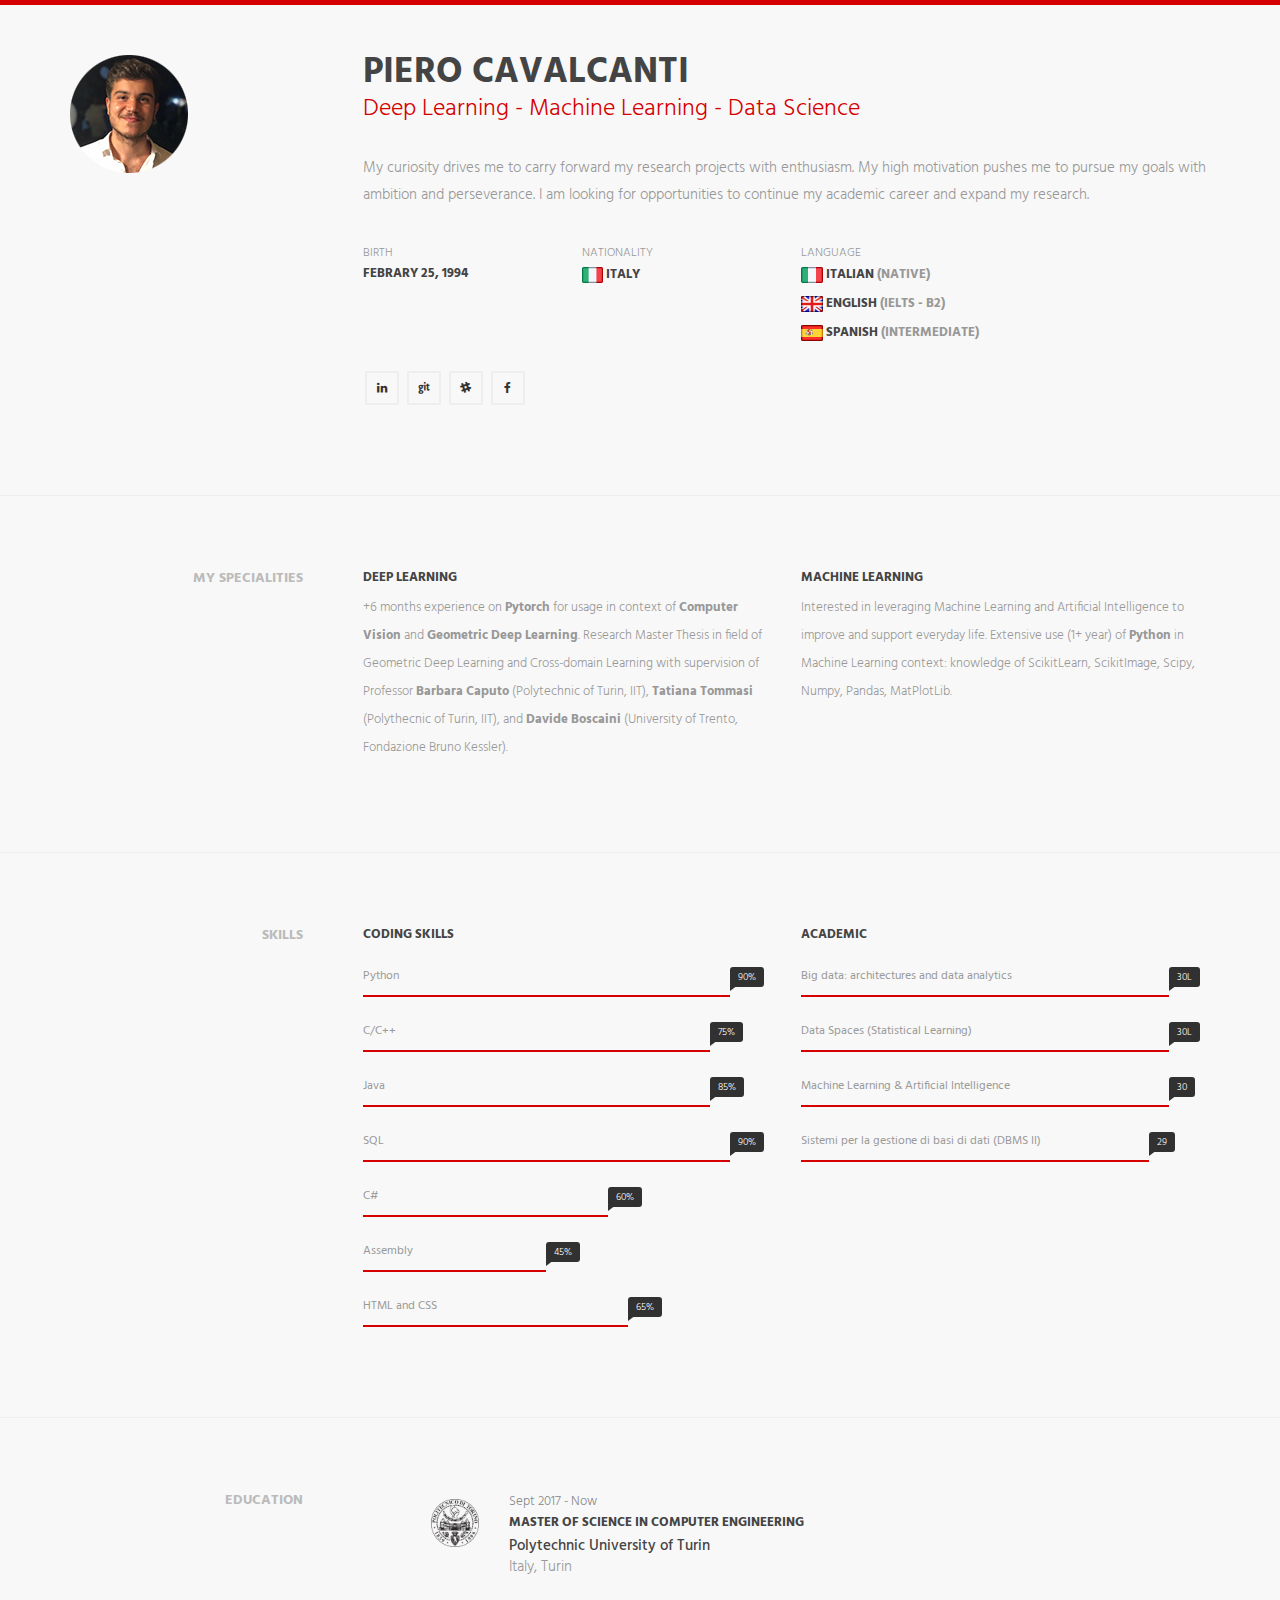
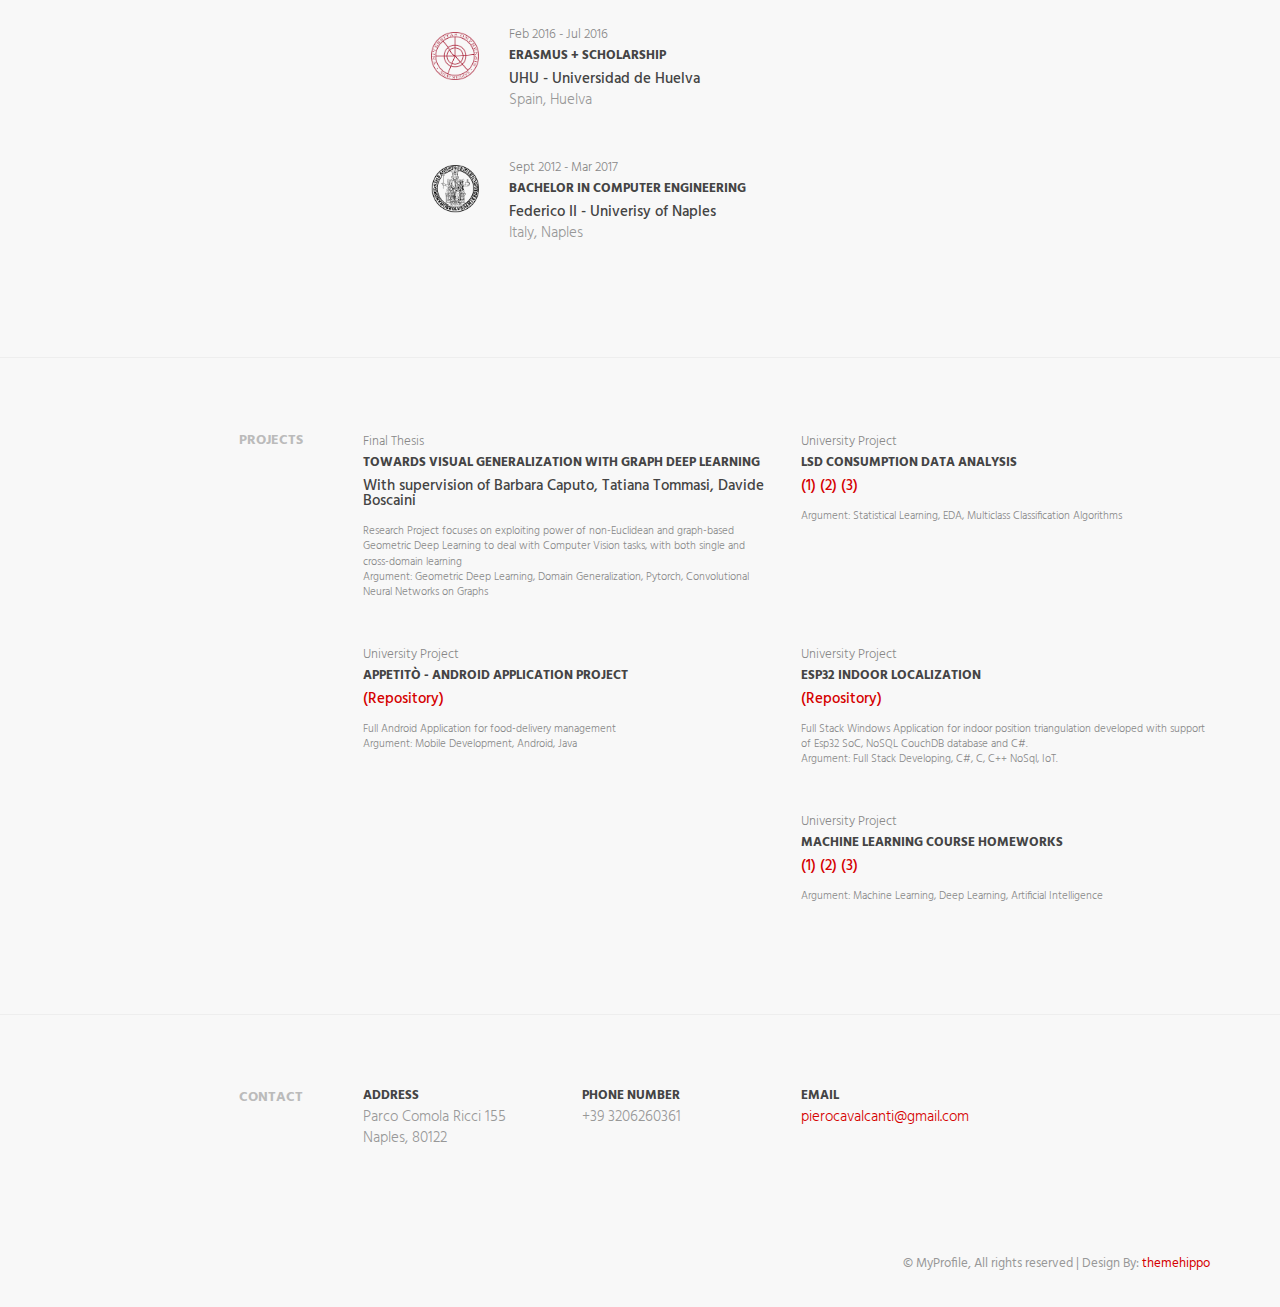
<file: curriculum.html>
<!DOCTYPE html>
<html>
<head>
    <meta charset="utf-8">
    <meta http-equiv="X-UA-Compatible" content="IE=edge">
    <meta name="viewport" content="width=device-width, initial-scale=1">
    <!-- The above 3 meta tags *must* come first in the head; any other head content must come *after* these tags -->
    <title>Piero Cavalcanti - Resume </title>

    <!-- favicon -->
    <link href="favicon.png" rel=icon>

    <!-- web-fonts -->
    <link href="https://fonts.googleapis.com/css?family=Hind:300,400,500,600,700" rel="stylesheet">

    <!-- font-awesome -->
    <link href="css/font-awesome.min.css" rel="stylesheet">

    <!-- Bootstrap -->
    <link href="css/bootstrap.min.css" rel="stylesheet">

    <!-- owl carousal -->
    <link href="css/owl.carousel.css" rel="stylesheet">

    <!-- Style CSS -->
    <link href="css/style.css" rel="stylesheet">

    <!-- HTML5 shim and Respond.js for IE8 support of HTML5 elements and media queries -->
    <!-- WARNING: Respond.js doesn't work if you view the page via file:// -->
    <!--[if lt IE 9]>
    <script src="https://oss.maxcdn.com/html5shiv/3.7.2/html5shiv.min.js"></script>
    <script src="https://oss.maxcdn.com/respond/1.4.2/respond.min.js"></script>
    <![endif]-->
</head>
<body>
<div id="main-wrapper">
<!-- Page Preloader -->
<div id="preloader">
    <div id="status">
        <div class="status-mes"></div>
    </div>
</div>

<header class="header">
    <div class="container">
        <div class="row">
            <div class="col-md-3">
                <div class="profile-img">
                    <img src="img/img-profile.png" class="img-responsive" alt=""/>
                </div>
                <!-- Profile Image -->
            </div>
            <div class="col-md-9">
                <div class="name-wrapper">
                    <h1 class="name">Piero Cavalcanti</h1>
                    <span>Deep Learning - Machine Learning - Data Science</span>
                </div>
                <p>
                   My curiosity drives me to carry forward my research projects with enthusiasm. My high motivation pushes me 
				   to pursue my goals with ambition and perseverance. I am looking for opportunities to continue my academic 
				   career and expand my research.
                </p>


                <div class="row">
                    <div class="col-md-3">
                        <div class="personal-details">
						    <small>BIRTH</small>
                            <strong>FEBRARY 25, 1994</strong><br><br>
                        </div>
                    </div>
                    <div class="col-md-3">
                        <div class="personal-details">
						    <small>NATIONALITY</small>
                            <strong><img src="img/italy.png" height="16">  ITALY</strong><br><br>
                        </div>
                    </div>
                    <div class="col-md-6">
                        <div class="personal-details">
							<small>LANGUAGE</small>
                            <strong><img src="img/italy.png" height="16">  ITALIAN <span>(NATIVE)</span> <br><br><img src="img/uk.png" height="16">  ENGLISH <span>(IELTS - B2)</span> <br><br><img src="img/spain.png" height="16">  SPANISH <span>(INTERMEDIATE)</span></strong>
                        </div>
                    </div>
                </div>

                <ul class="social-icon">
                    <li><a href="https://www.linkedin.com/in/piero-cavalcanti-b9a4b7151/"><i class="fa fa-linkedin" aria-hidden="true"></i></a></li>
					<li><a href="https://github.com/pierocavalcanti"><i class="fa fa-git" aria-hidden="true"></i></a></li>
                    <li><a href="#"><i class="fa fa-slack" aria-hidden="true"></i></a></li>
                    <li><a href="https://www.facebook.com/piero.cavalcanti"><i class="fa fa-facebook" aria-hidden="true"></i></a></li>
                    <!--<li><a href="#"><i class="fa fa-dribbble" aria-hidden="true"></i></a></li>-->
                </ul>
            </div>
        </div>
    </div>
</header>
<!-- .header-->
<hr>
<!-- <section class="section-wrapper">
    <div class="container">
        <div class="row">
            <div class="col-md-3">
                <div class="section-title">
                    <h2>My Activity</h2>
                </div>
            </div>
            <div class="col-md-9">
                <div class="row">
                    <div class="col-sm-3">
                        <div class="item-stats">
                            <div class="item-stats-value">100%</div>
                            <div class="item-stats-name">Jobs Success</div>
                        </div>
                    </div>
                    <div class="col-sm-3">
                        <div class="item-stats">
                            <div class="item-stats-value">96%</div>
                            <div class="item-stats-name">On Budget</div>
                        </div>
                    </div>
                    <div class="col-sm-3">
                        <div class="item-stats">
                            <div class="item-stats-value">99%</div>
                            <div class="item-stats-name">On Time</div>
                        </div>
                    </div>
                    <div class="col-sm-3">
                        <div class="item-stats">
                            <div class="item-stats-value">89%</div>
                            <div class="item-stats-name">Repeat Hire Rate</div>
                        </div>
                    </div>
                </div>
            </div>
        </div>
    </div>
</section> -->
<!-- .activity-wrapper -->

<!-- <section class="work-history-wrapper section-wrapper">
    <div class="container">
        <div class="row">
            <div class="col-md-3">
                <div class="section-title">
                    <h2>Work History</h2>
                </div>
            </div>
            <div class="col-md-9">
                <div class="row">
                    <div class="col-sm-3">
                        <div class="item-stats">
                            <div class="item-stats-value">15096</div>
                            <div class="item-stats-name">hours worked</div>
                        </div>
                    </div>
                    <div class="col-sm-3">
                        <div class="item-stats">
                            <div class="item-stats-value">687</div>
                            <div class="item-stats-name">Work Done</div>
                        </div>
                    </div>
                    <div class="col-sm-3">
                        <div class="item-stats">
                            <div class="item-stats-value">30</div>
                            <div class="item-stats-name">Hours weekly Available</div>
                        </div>
                    </div>
                    <div class="col-sm-3">
                        <div class="item-stats">
                            <div class="item-stats-value">24</div>
                            <div class="item-stats-name">Hour Response Time</div>
                        </div>
                    </div>
                </div>
            </div>
        </div>
    </div>
</section> -->
<!-- .work-history-wrapper -->

<section class="expertise-wrapper section-wrapper">
    <div class="container">
        <div class="row">
            <div class="col-md-3">
                <div class="section-title">
                    <h2>My Specialities</h2>
                </div>
            </div>

            <div class="col-md-9">
                <div class="row">
                    <div class="col-md-6">
                        <div class="expertise-item">
                            <h3>Deep Learning</h3>

                            <p>
                                <small>+6 months experience on <b>Pytorch</b> for usage in context of <b>Computer Vision</b> and <b>Geometric Deep Learning</b>. Research Master Thesis in field of Geometric Deep Learning and Cross-domain Learning with supervision of Professor <b>Barbara Caputo</b> (Polytechnic of Turin, IIT), <b>Tatiana Tommasi</b>  (Polythecnic of Turin, IIT), and <b>Davide Boscaini</b>  (University of Trento, Fondazione Bruno Kessler).
								</small>
							</p>
                        </div>
                    </div>

                    <div class="col-md-6">
                        <div class="expertise-item">
                            <h3>Machine Learning</h3>

                            <p>
								<small>
                                Interested in leveraging Machine Learning and Artificial Intelligence to improve and support everyday life. Extensive use (1+ year) of <b>Python</b> in Machine Learning context: knowledge of ScikitLearn, ScikitImage, Scipy, Numpy, Pandas, MatPlotLib.
								</small>
								</p>
                        </div>
                    </div>

                </div>
            </div>
        </div>
        <!-- .row -->


    </div>
</section>
<!-- .expertise-wrapper -->

<hr>

<section class="section-wrapper skills-wrapper">
    <div class="container">
        <div class="row">
            <div class="col-md-3">
                <div class="section-title">
                    <h2>Skills</h2>
                </div>
            </div>

            <div class="col-md-9">
                <div class="row">
                    <div class="col-md-6">
                        <div class="progress-wrapper">

                            <h3>CODING SKILLS</h3>

                            <div class="progress-item">
                                <span class="progress-title">Python</span>

                                <div class="progress">
                                    <div class="progress-bar" role="progressbar" aria-valuenow="90" aria-valuemin="0"
                                         aria-valuemax="100" style="width: 90%"><span
                                            class="progress-percent"> 90%</span>
                                    </div>
                                </div>
                                <!-- .progress -->
                            </div>
                            <!-- .skill-progress -->
							
							
							<div class="progress-item">
                                <span class="progress-title">C/C++</span>

                                <div class="progress">
                                    <div class="progress-bar" role="progressbar" aria-valuenow="85" aria-valuemin="0"
                                         aria-valuemax="100" style="width: 85%;"><span
                                            class="progress-percent"> 75%</span>
                                    </div>
                                </div>
                                <!-- /.progress -->
                            </div>
                            <!-- /.skill-progress -->

                            <div class="progress-item">
                                <span class="progress-title">Java</span>

                                <div class="progress">
                                    <div class="progress-bar" role="progressbar" aria-valuenow="85" aria-valuemin="0"
                                         aria-valuemax="100" style="width: 85%;"><span
                                            class="progress-percent"> 85%</span>
                                    </div>
                                </div>
                                <!-- /.progress -->
                            </div>
                            <!-- /.skill-progress -->

                            <div class="progress-item">
                                <span class="progress-title">SQL</span>

                                <div class="progress">
                                    <div class="progress-bar" role="progressbar" aria-valuenow="90" aria-valuemin="0"
                                         aria-valuemax="100" style="width: 90%"><span
                                            class="progress-percent"> 90%</span>
                                    </div>
                                </div>
                                <!-- /.progress -->
                            </div>
                            <!-- /.skill-progress -->
							
							<div class="progress-item">
                                <span class="progress-title">C#</span>

                                <div class="progress">
                                    <div class="progress-bar" role="progressbar" aria-valuenow="60" aria-valuemin="0"
                                         aria-valuemax="100" style="width: 60%;"><span
                                            class="progress-percent"> 60%</span>
                                    </div>
                                </div>
                                <!-- /.progress -->
                            </div>
                            <!-- /.skill-progress -->
							
							<div class="progress-item">
                                <span class="progress-title">Assembly</span>

                                <div class="progress">
                                    <div class="progress-bar" role="progressbar" aria-valuenow="45" aria-valuemin="0"
                                         aria-valuemax="100" style="width: 45%;"><span
                                            class="progress-percent"> 45%</span>
                                    </div>
                                </div>
                                <!-- /.progress -->
                            </div>
                            <!-- /.skill-progress -->
							
							<div class="progress-item">
                                <span class="progress-title">HTML and CSS</span>

                                <div class="progress">
                                    <div class="progress-bar" role="progressbar" aria-valuenow="65" aria-valuemin="0"
                                         aria-valuemax="100" style="width: 65%;"><span
                                            class="progress-percent"> 65%</span>
                                    </div>
                                </div>
                                <!-- /.progress -->
                            </div>
                            <!-- /.skill-progress -->


                        </div>
                        <!-- /.progress-wrapper -->
                    </div>
                    <div class="col-md-6">
                        <div class="progress-wrapper">
                            <h3>ACADEMIC</h3>

                            <div class="progress-item">
                                <span class="progress-title">Big data: architectures and data analytics</span>

                                <div class="progress">
                                    <div class="progress-bar" role="progressbar" aria-valuenow="90" aria-valuemin="0"
                                         aria-valuemax="100" style="width: 90%"><span
                                            class="progress-percent"> 30L</span>
                                    </div>
                                </div>
                                <!-- .progress -->
                            </div>
                            <!-- .skill-progress -->

                            <div class="progress-item">
                                <span class="progress-title">Data Spaces (Statistical Learning)</span>

                                <div class="progress">
                                    <div class="progress-bar" role="progressbar" aria-valuenow="90" aria-valuemin="0"
                                         aria-valuemax="100" style="width: 90%"><span
                                            class="progress-percent"> 30L</span>
                                    </div>
                                </div>
                                <!-- /.progress -->
                            </div>
                            <!-- /.skill-progress -->

                            <div class="progress-item">
                                <span class="progress-title">Machine Learning & Artificial Intelligence</span>

                                <div class="progress">
                                    <div class="progress-bar" role="progressbar" aria-valuenow="90" aria-valuemin="0"
                                         aria-valuemax="100" style="width: 90%"><span
                                            class="progress-percent"> 30</span>
                                    </div>
                                </div>
                                <!-- /.progress -->
                            </div>
                            <!-- /.skill-progress -->

                            <div class="progress-item">
                                <span class="progress-title">Sistemi per la gestione di basi di dati (DBMS II)</span>

                                <div class="progress">
                                    <div class="progress-bar" role="progressbar" aria-valuenow="85" aria-valuemin="0"
                                         aria-valuemax="100" style="width: 85%;"><span
                                            class="progress-percent"> 29</span>
                                    </div>
                                </div>
                                <!-- /.progress -->
                            </div>
                            <!-- /.skill-p!!!!!!!!!!!!!!!!!!!!rogress -->

                        </div>
                        <!-- /.progress-wrapper -->
                    </div>
                </div>
                <!--.row -->
            </div>
        </div>

    </div>
    <!-- .container-fluid -->
</section>
<!-- .skills-wrapper -->

<!-- <section class="section-wrapper section-experience">
    <div class="container">
        <div class="row">
            <div class="col-md-3">
                <div class="section-title"><h2>Work Experience</h2></div>
            </div>
            <div class="col-md-9">
                <div class="row">
                    <div class="col-md-6">
                        <div class="content-item">
                            <small>2015 - Present</small>
                            <h3>Senior Developer</h3>
                            <h4>Computer & Motor Ltd.</h4>
                            <p>United Kingdom, London</p>
                        </div>
                    </div>
                    <div class="col-md-6">
                        <div class="content-item">
                            <small>2012 - 2015</small>
                            <h3>Webdesigner</h3>
                            <h4>BizzNiss</h4>
                            <p>United Kingdom, London</p>
                        </div>
                    </div>
                </div>
                <div class="row">
                    <div class="col-md-6">
                        <div class="content-item">
                            <small>2012 - 2015</small>
                            <h3>Web Developer</h3>
                            <h4>Unique Soft</h4>
                            <p>United Kingdom, London</p>
                        </div>
                    </div>
                    <div class="col-md-6">
                        <div class="content-item">
                            <small>2010 - 2012</small>
                            <h3>Front-end Developer</h3>
                            <h4>Somsom LLC</h4>
                            <p>United Kingdom, London</p>
                        </div>
                    </div>
                </div>
            </div>
        </div>
    </div>
</section> -->

<hr>
<section class="section-education section-wrapper">
    <div class="container">
        <div class="row">
            <div class="col-md-3">
                <div class="section-title"><h2>Education</h2></div>
            </div>
            <div class="col-md-6">
                <div class="row">
				<!--
					<img src="img/logo_polito.png" height="50"/>
					 -->
					<div class="col-md-3">
                        <div class="content-item" style="text-align: right;">
                            <img src="img/logo_polito.png" height="48" style="margin-top:10%;"/>
                        </div>
					</div>
                    <div class="col-md-9">
                        <div class="content-item">
                            <small>Sept 2017 - Now</small>
                            <h3>Master of Science in Computer Engineering</h3>
                            <h4>Polytechnic University of Turin</h4>

                            <p>Italy, Turin</p>
                        </div>
					</div>
                </div>
				
				<div class="row">
				<!--
					<img src="img/logo_polito.png" height="50"/>
					 -->
					<div class="col-md-3">
                        <div class="content-item" style="text-align: right;">
                            <img src="img/logo-universidad-de-huelva.png" height="48" style="margin-top:10%;"/>
                        </div>
					</div>
                    <div class="col-md-9">
                        <div class="content-item">
                            <small>Feb 2016 - Jul 2016</small>
                            <h3>Erasmus + Scholarship</h3>
                            <h4>UHU - Universidad de Huelva</h4>

                            <p>Spain, Huelva</p>
						</div>
					</div>
                </div>
				
				<div class="row">
				<!--
					<img src="img/logo_polito.png" height="50"/>
					 -->
					<div class="col-md-3">
                        <div class="content-item" style="text-align: right;">
                            <img src="img/Napoli_university_seal_alfachannel.png" height="48" style="margin-top:10%;"/>
                        </div>
					</div>
                    <div class="col-md-9">
                        <div class="content-item">
                            <small>Sept 2012 - Mar 2017</small>
                            <h3>Bachelor in Computer Engineering</h3>
                            <h4>Federico II - Univerisy of Naples</h4>

                            <p>Italy, Naples</p>
						</div>
					</div>
                </div>
				
            </div>

        </div>
        <!--.row-->
    </div>
    <!-- .container -->
</section>
<!-- .section-education -->

<hr>

<section class="section-wrapper section-experience">
    <div class="container">
        <div class="row">
            <div class="col-md-3">
                <div class="section-title"><h2>Projects</h2></div>
            </div>
            <div class="col-md-9">
                <div class="row">
                    <div class="col-md-6">
                        <div class="content-item">
						<small>Final Thesis</small>
                            <h3>Towards Visual Generalization with Graph Deep Learning</h3>
                            <h4>With supervision of Barbara Caputo, Tatiana Tommasi, Davide Boscaini</h4>
							<p class="small" style="line-height: 1.2;"><br><small> Research Project focuses on exploiting power of non-Euclidean and graph-based Geometric Deep Learning to deal with Computer Vision tasks, with both single and cross-domain learning <br>Argument: Geometric Deep Learning, Domain Generalization, Pytorch, Convolutional Neural Networks on Graphs</small></p>
                        </div>
                        <!-- .experience-item -->
                    </div>
                    <div class="col-md-6">
                        <div class="content-item">
						<small>University Project</small>
                            <h3>LSD Consumption Data Analysis</h3>
                            <h4><a href="ML/dataspace/1.html">(1)</a> <a href="ML/dataspace/2.html">(2)</a> <a href="ML/dataspace/3.html">(3)</a></h4>
							<p class="small" style="line-height: 1.2;"><br><small>Argument: Statistical Learning, EDA, Multiclass Classification Algorithms</small></p>
                        </div>
                        <!-- .experience-item -->
                    </div>
                </div>
                <div class="row">

                    <div class="col-md-6">
                        <div class="content-item">
						<small>University Project</small>
                            <h3>APPetiTò - Android Application Project</h3>
                            <h4><a href="http://github.com/vintop95/mad1819_
group17_project">(Repository)</a></h4>
							<p class="small" style="line-height: 1.2;"><br><small>Full Android Application for food-delivery management<br>Argument: Mobile Development, Android, Java</small></p>
                        </div>
                        <!-- .experience-item -->
                    </div>
					
                    <div class="col-md-6">
                        <div class="content-item">
						<small>University Project</small>
                            <h3>Esp32 Indoor Localization </h3>
                            <h4><a href="https://github.com/pierocavalcanti/esp32_indoor_localization_2.0">(Repository)</a></h4>
							<p class="small" style="line-height: 1.2;"><br><small>Full Stack Windows Application for indoor position triangulation developed with support of Esp32 SoC, NoSQL CouchDB database and C#.<br>Argument: Full Stack Developing, C#, C, C++ NoSql, IoT.</small></p>
                        </div>
                        <!-- .experience-item -->
                        <div class="content-item">
						<small>University Project</small>
                            <h3>Machine Learning Course Homeworks</h3>
                            <h4><a href="ML/HW1.html">(1)</a> <a href="ML/HW2.html">(2)</a> <a href="ML/HW3.html">(3)</a></h4>
							<p class="small" style="line-height: 1.2;"><br><small>Argument: Machine Learning, Deep Learning, Artificial Intelligence</small></p>
                        </div>
                        <!-- .experience-item -->
                    </div>
			
                </div>
            </div>
            <!--.row-->
        </div>
    </div>
    <!-- .container -->
</section>
<!-- .section-experience -->



<hr>


<section class="section-contact section-wrapper">
    <div class="container">
        <div class="row">
            <div class="col-md-3">
                <div class="section-title">
                    <h2>Contact</h2>
                </div>
            </div>

            <div class="col-md-9">
                <div class="row">
                    <div class="col-md-3">
                        <address>
                            <strong>Address</strong><br>
                            Parco Comola Ricci 155<br>
                            Naples, 80122

                        </address>
                    </div>
                    <div class="col-md-3">
                        <address>
                            <strong>Phone Number</strong><br>
                            +39 3206260361
                        </address>
                    </div>
                    
                    <div class="col-md-3">
                        <address>
                            <strong>Email</strong><br>
                            <a href="mailto:#">pierocavalcanti@gmail.com</a>
                        </address>
                    </div>

                </div>
                <!--.row-->

                <!-- <div class="feedback-form">
                    <h3>GET IN TOUCH</h3>
                    <form id="contactForm" action="sendemail.php" method="POST">
                        <div class="form-group">
                            <input type="text" name="name" required="" class="form-control" id="InputName"
                                   placeholder="Full Name">
                        </div>
                        <div class="form-group">
                            <input type="email" name="email" required="" class="form-control" id="InputEmail"
                                   placeholder="Email">
                        </div>
                        <div class="form-group">
                            <input type="text" name="subject" class="form-control" id="InputSubject"
                                   placeholder="Subject">
                        </div>
                        <div class="form-group">
                            <textarea class="form-control" rows="4" required="" name="message" id="message-text"
                                      placeholder="Write message"></textarea>
                        </div>
                        <button type="submit" class="btn btn-primary">Submit</button>
                    </form>
                </div> -->
                <!-- .feedback-form -->

            </div>
        </div>
        <!--.row-->

    </div>
    <!--.container-fluid-->
</section>
<!--.section-contact-->

<footer class="footer">
    <div class="copyright-section">
        <div class="container">
            <div class="row">
                <div class="col-md-12">
                    <div class="copytext">&copy; MyProfile, All rights reserved | Design By: <a
                            href="https://themehippo.com">themehippo</a></div>
                </div>
            </div>
            <!--.row-->
        </div>
        <!-- .container-fluid -->
    </div>
    <!-- .copyright-section -->
</footer>
<!-- .footer -->

</div>
<!-- #main-wrapper -->

<!-- jquery -->
<script src="js/jquery-2.1.4.min.js"></script>
<!-- Bootstrap -->
<script src="js/bootstrap.min.js"></script>
<!--owl carousal-->
<script src="js/owl.carousel.min.js"></script>
<!--theme script-->
<script src="js/scripts.js"></script>
</body>
</html>
</file>
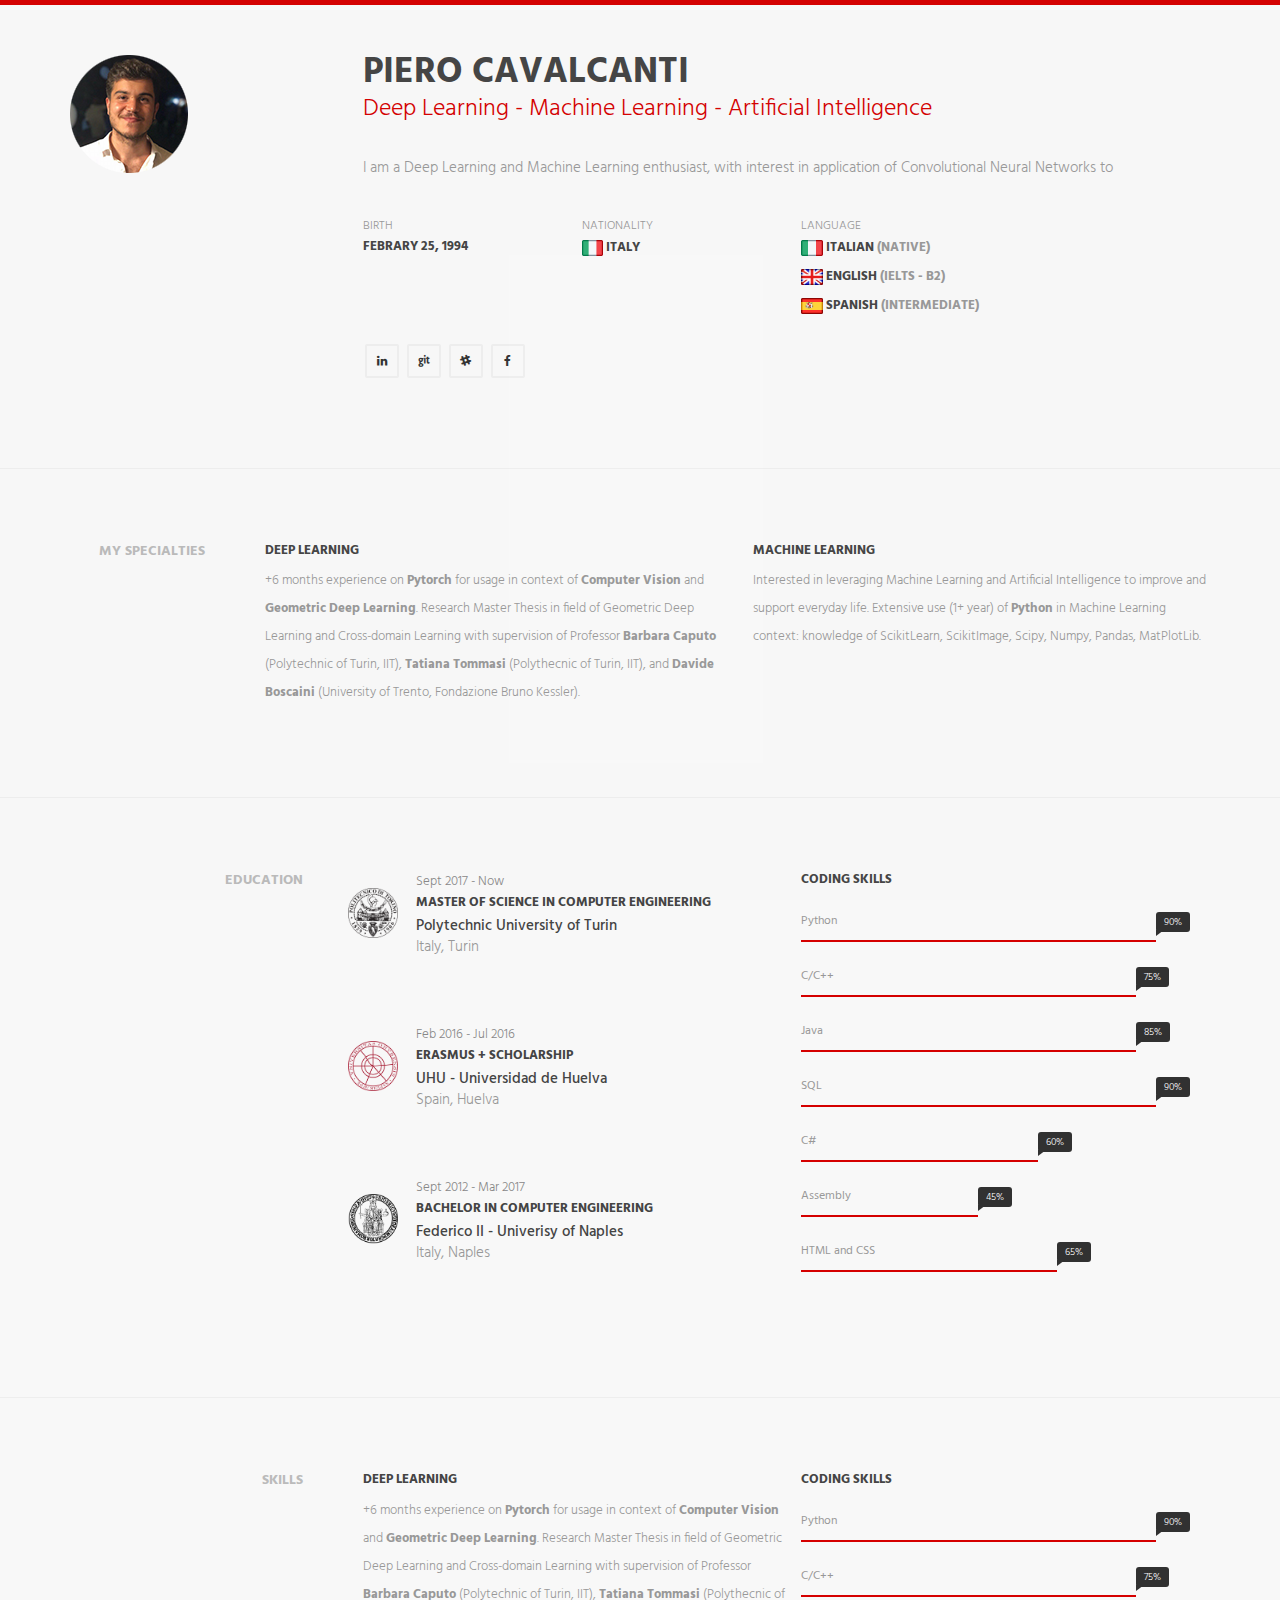
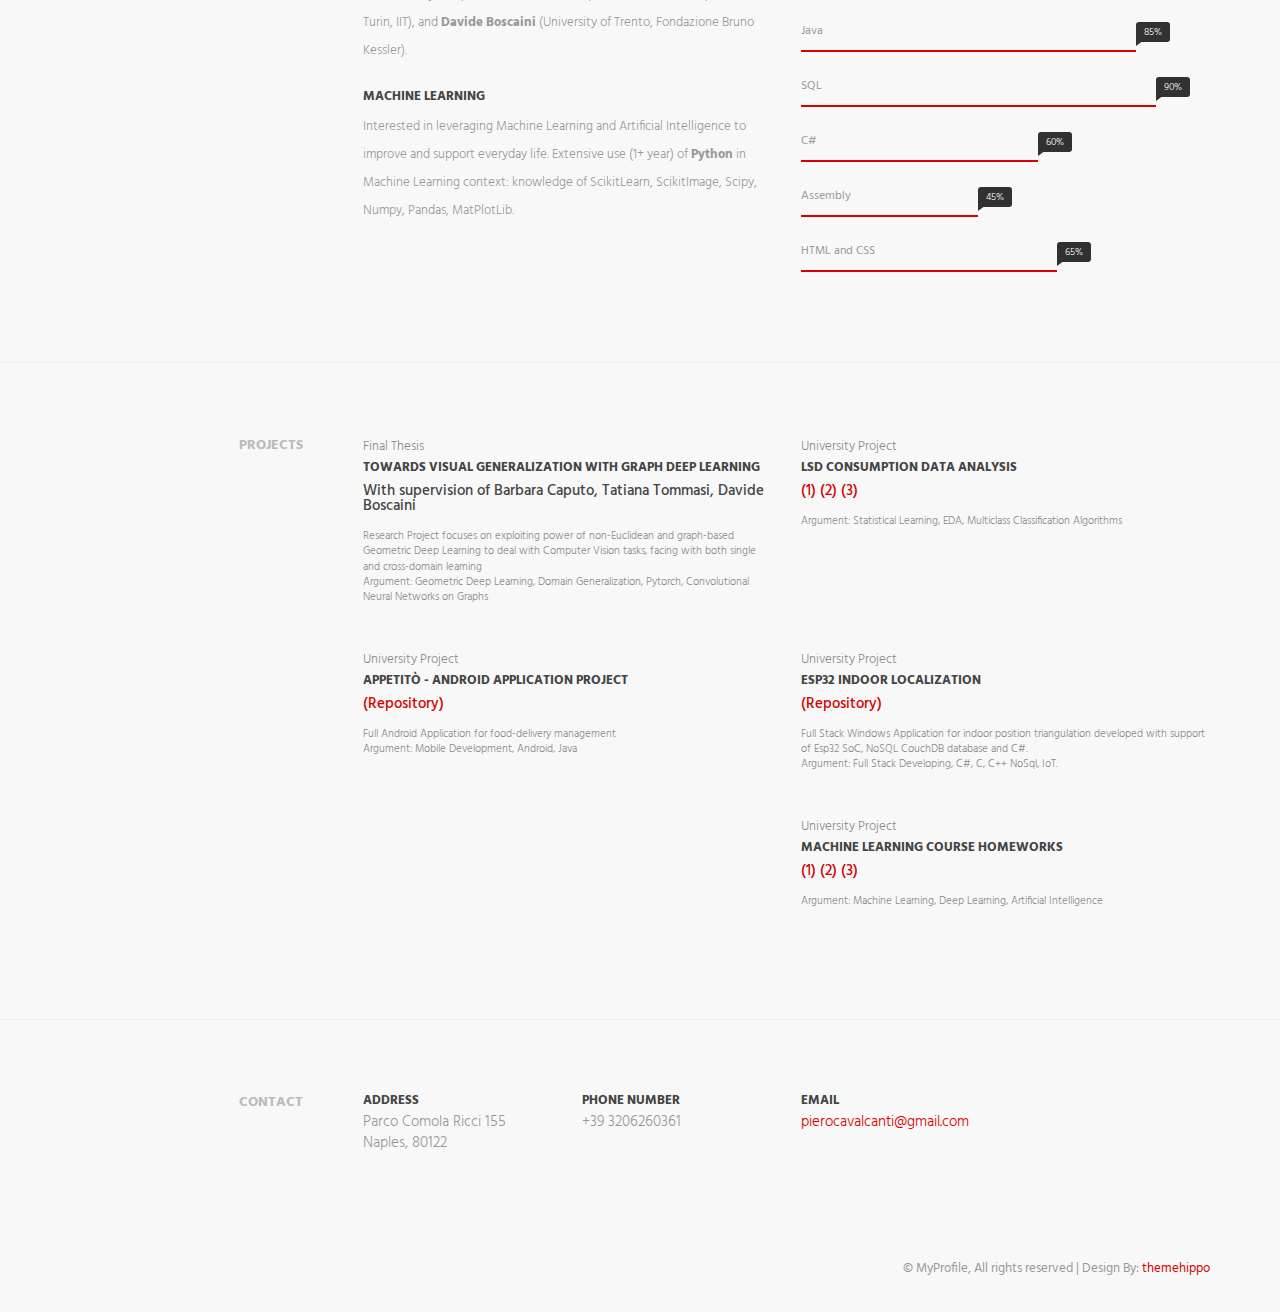
<file: curriculum2.html>
<!DOCTYPE html>
<html>
<head>
    <meta charset="utf-8">
    <meta http-equiv="X-UA-Compatible" content="IE=edge">
    <meta name="viewport" content="width=device-width, initial-scale=1">
    <!-- The above 3 meta tags *must* come first in the head; any other head content must come *after* these tags -->
    <title>Piero Cavalcanti - Resume </title>

    <!-- favicon -->
    <link href="favicon.png" rel=icon>

    <!-- web-fonts -->
    <link href="https://fonts.googleapis.com/css?family=Hind:300,400,500,600,700" rel="stylesheet">

    <!-- font-awesome -->
    <link href="css/font-awesome.min.css" rel="stylesheet">

    <!-- Bootstrap -->
    <link href="css/bootstrap.min.css" rel="stylesheet">

    <!-- owl carousal -->
    <link href="css/owl.carousel.css" rel="stylesheet">

    <!-- Style CSS -->
    <link href="css/style.css" rel="stylesheet">

    <!-- HTML5 shim and Respond.js for IE8 support of HTML5 elements and media queries -->
    <!-- WARNING: Respond.js doesn't work if you view the page via file:// -->
    <!--[if lt IE 9]>
    <script src="https://oss.maxcdn.com/html5shiv/3.7.2/html5shiv.min.js"></script>
    <script src="https://oss.maxcdn.com/respond/1.4.2/respond.min.js"></script>
    <![endif]-->
</head>
<body>
<div id="main-wrapper">
<!-- Page Preloader -->
<div id="preloader">
    <div id="status">
        <div class="status-mes"></div>
    </div>
</div>

<header class="header">
    <div class="container">
        <div class="row">
            <div class="col-md-3">
                <div class="profile-img">
                    <img src="img/img-profile.png" class="img-responsive" alt=""/>
                </div>
                <!-- Profile Image -->
            </div>
            <div class="col-md-9">
                <div class="name-wrapper">
                    <h1 class="name">Piero Cavalcanti</h1>
                    <span>Deep Learning - Machine Learning - Artificial Intelligence</span>
                </div>
                <p>
                    I am a Deep Learning and Machine Learning enthusiast, with interest in application of Convolutional Neural Networks to 
                </p>


                <div class="row">
                    <div class="col-md-3">
                        <div class="personal-details">
						    <small>BIRTH</small>
                            <strong>FEBRARY 25, 1994</strong><br><br>
                        </div>
                    </div>
                    <div class="col-md-3">
                        <div class="personal-details">
						    <small>NATIONALITY</small>
                            <strong><img src="img/italy.png" height="16">  ITALY</strong><br><br>
                        </div>
                    </div>
                    <div class="col-md-6">
                        <div class="personal-details">
							<small>LANGUAGE</small>
                            <strong><img src="img/italy.png" height="16">  ITALIAN <span>(NATIVE)</span> <br><br><img src="img/uk.png" height="16">  ENGLISH <span>(IELTS - B2)</span> <br><br><img src="img/spain.png" height="16">  SPANISH <span>(INTERMEDIATE)</span></strong>
                        </div>
                    </div>
                </div>

                <ul class="social-icon">
                    <li><a href="https://www.linkedin.com/in/piero-cavalcanti-b9a4b7151/"><i class="fa fa-linkedin" aria-hidden="true"></i></a></li>
					<li><a href="https://github.com/pierocavalcanti"><i class="fa fa-git" aria-hidden="true"></i></a></li>
                    <li><a href="#"><i class="fa fa-slack" aria-hidden="true"></i></a></li>
                    <li><a href="#"><i class="fa fa-facebook" aria-hidden="true"></i></a></li>
                    <!--<li><a href="#"><i class="fa fa-dribbble" aria-hidden="true"></i></a></li>-->
                </ul>
            </div>
        </div>
    </div>
</header>
<!-- .header-->
<hr>
<!-- <section class="section-wrapper">
    <div class="container">
        <div class="row">
            <div class="col-md-3">
                <div class="section-title">
                    <h2>My Activity</h2>
                </div>
            </div>
            <div class="col-md-9">
                <div class="row">
                    <div class="col-sm-3">
                        <div class="item-stats">
                            <div class="item-stats-value">100%</div>
                            <div class="item-stats-name">Jobs Success</div>
                        </div>
                    </div>
                    <div class="col-sm-3">
                        <div class="item-stats">
                            <div class="item-stats-value">96%</div>
                            <div class="item-stats-name">On Budget</div>
                        </div>
                    </div>
                    <div class="col-sm-3">
                        <div class="item-stats">
                            <div class="item-stats-value">99%</div>
                            <div class="item-stats-name">On Time</div>
                        </div>
                    </div>
                    <div class="col-sm-3">
                        <div class="item-stats">
                            <div class="item-stats-value">89%</div>
                            <div class="item-stats-name">Repeat Hire Rate</div>
                        </div>
                    </div>
                </div>
            </div>
        </div>
    </div>
</section> -->
<!-- .activity-wrapper -->

<!-- <section class="work-history-wrapper section-wrapper">
    <div class="container">
        <div class="row">
            <div class="col-md-3">
                <div class="section-title">
                    <h2>Work History</h2>
                </div>
            </div>
            <div class="col-md-9">
                <div class="row">
                    <div class="col-sm-3">
                        <div class="item-stats">
                            <div class="item-stats-value">15096</div>
                            <div class="item-stats-name">hours worked</div>
                        </div>
                    </div>
                    <div class="col-sm-3">
                        <div class="item-stats">
                            <div class="item-stats-value">687</div>
                            <div class="item-stats-name">Work Done</div>
                        </div>
                    </div>
                    <div class="col-sm-3">
                        <div class="item-stats">
                            <div class="item-stats-value">30</div>
                            <div class="item-stats-name">Hours weekly Available</div>
                        </div>
                    </div>
                    <div class="col-sm-3">
                        <div class="item-stats">
                            <div class="item-stats-value">24</div>
                            <div class="item-stats-name">Hour Response Time</div>
                        </div>
                    </div>
                </div>
            </div>
        </div>
    </div>
</section> -->
<!-- .work-history-wrapper -->

<section class="expertise-wrapper section-wrapper">
    <div class="container">
        <div class="row">
            <div class="col-md-2">
                <div class="section-title">
                    <h2>My Specialties</h2>
                </div>
            </div>

            <div class="col-md-10">
                <div class="row">
                    <div class="col-md-6">
                        <div class="expertise-item">
                            <h3>Deep Learning</h3>
                                <small>+6 months experience on <b>Pytorch</b> for usage in context of <b>Computer Vision</b> and <b>Geometric Deep Learning</b>. Research Master Thesis in field of Geometric Deep Learning and Cross-domain Learning with supervision of Professor <b>Barbara Caputo</b> (Polytechnic of Turin, IIT), <b>Tatiana Tommasi</b>  (Polythecnic of Turin, IIT), and <b>Davide Boscaini</b>  (University of Trento, Fondazione Bruno Kessler).
								</small>
                        </div>
                    </div>

                    <div class="col-md-6">
                        <div class="expertise-item">
                            <h3>Machine Learning</h3>

								<small>
                                Interested in leveraging Machine Learning and Artificial Intelligence to improve and support everyday life. Extensive use (1+ year) of <b>Python</b> in Machine Learning context: knowledge of ScikitLearn, ScikitImage, Scipy, Numpy, Pandas, MatPlotLib.
								</small>
                        </div>
                    </div>

                </div>
            </div>
        </div>
        <!-- .row -->


    </div>
</section>
<!-- .expertise-wrapper -->

<hr>

<section class="section-wrapper skills-wrapper">
    <div class="container">
        <div class="row">
            <div class="col-md-3">
                <div class="section-title">
                    <h2>Education</h2>
                </div>
            </div>

    <div class="col-md-9">
				
				<div class="col-md-6">
					<div class="row">
							<div class="content-item">
							
							<div class="row">
							  <div style="float: left; display:flex; vertical-align: middle; margin-top:20px"><img src="img/logo_polito.png" height="50"/></div>
							  <div style="float: right;width:85%"><small>Sept 2017 - Now</small>
								<h3>Master of Science in Computer Engineering</h3>
								<h4>Polytechnic University of Turin</h4>

								<p>Italy, Turin</p></div>
							</div>
							
							</div>
					</div>
					
					<div class="row">
							<div class="content-item">
							<div class="row">
							  <div style="float: left; display:flex; vertical-align: middle; margin-top:20px"><img src="img/logo-universidad-de-huelva.png" height="50"/></div>
							  <div style="float: right;width:85%"><small>Feb 2016 - Jul 2016</small>
								<h3>Erasmus + Scholarship</h3>
								<h4>UHU - Universidad de Huelva</h4>

								<p>Spain, Huelva</p>
							</div>
							</div>
							</div>
					</div>
					<div class="row">
						<div class="content-item">
							<div class="row">
							  <div style="float: left; display:flex; vertical-align: middle; margin-top:20px"><img src="img/Napoli_university_seal_alfachannel.png" height="50"/>
							  </div>
							  <div style="float: right;width:85%"><small>Sept 2012 - Mar 2017</small>
								<h3>Bachelor in Computer Engineering</h3>
								<h4>Federico II - Univerisy of Naples</h4>

								<p>Italy, Naples</p>
								</div>							
							</div>
						</div>
					</div>
					
					
                </div>

				
                    <div class="col-md-6">
                        <div class="progress-wrapper">

                            <h3>CODING SKILLS</h3>

                            <div class="progress-item">
                                <span class="progress-title">Python</span>

                                <div class="progress">
                                    <div class="progress-bar" role="progressbar" aria-valuenow="90" aria-valuemin="0"
                                         aria-valuemax="100" style="width: 90%"><span
                                            class="progress-percent"> 90%</span>
                                    </div>
                                </div>
                                <!-- .progress -->
                            </div>
                            <!-- .skill-progress -->
							
							
							<div class="progress-item">
                                <span class="progress-title">C/C++</span>

                                <div class="progress">
                                    <div class="progress-bar" role="progressbar" aria-valuenow="85" aria-valuemin="0"
                                         aria-valuemax="100" style="width: 85%;"><span
                                            class="progress-percent"> 75%</span>
                                    </div>
                                </div>
                                <!-- /.progress -->
                            </div>
                            <!-- /.skill-progress -->

                            <div class="progress-item">
                                <span class="progress-title">Java</span>

                                <div class="progress">
                                    <div class="progress-bar" role="progressbar" aria-valuenow="85" aria-valuemin="0"
                                         aria-valuemax="100" style="width: 85%;"><span
                                            class="progress-percent"> 85%</span>
                                    </div>
                                </div>
                                <!-- /.progress -->
                            </div>
                            <!-- /.skill-progress -->

                            <div class="progress-item">
                                <span class="progress-title">SQL</span>

                                <div class="progress">
                                    <div class="progress-bar" role="progressbar" aria-valuenow="90" aria-valuemin="0"
                                         aria-valuemax="100" style="width: 90%"><span
                                            class="progress-percent"> 90%</span>
                                    </div>
                                </div>
                                <!-- /.progress -->
                            </div>
                            <!-- /.skill-progress -->
							
							<div class="progress-item">
                                <span class="progress-title">C#</span>

                                <div class="progress">
                                    <div class="progress-bar" role="progressbar" aria-valuenow="60" aria-valuemin="0"
                                         aria-valuemax="100" style="width: 60%;"><span
                                            class="progress-percent"> 60%</span>
                                    </div>
                                </div>
                                <!-- /.progress -->
                            </div>
                            <!-- /.skill-progress -->
							
							<div class="progress-item">
                                <span class="progress-title">Assembly</span>

                                <div class="progress">
                                    <div class="progress-bar" role="progressbar" aria-valuenow="45" aria-valuemin="0"
                                         aria-valuemax="100" style="width: 45%;"><span
                                            class="progress-percent"> 45%</span>
                                    </div>
                                </div>
                                <!-- /.progress -->
                            </div>
                            <!-- /.skill-progress -->
							
							<div class="progress-item">
                                <span class="progress-title">HTML and CSS</span>

                                <div class="progress">
                                    <div class="progress-bar" role="progressbar" aria-valuenow="65" aria-valuemin="0"
                                         aria-valuemax="100" style="width: 65%;"><span
                                            class="progress-percent"> 65%</span>
                                    </div>
                                </div>
                                <!-- /.progress -->
                            </div>
                            <!-- /.skill-progress -->


                        </div>
                        <!-- /.progress-wrapper -->
                    </div>

    </div>
                <!--.row -->
            </div>
        </div>

    </div>
    <!-- .container-fluid -->
</section>
<!-- .skills-wrapper -->


<hr>
<section class="section-wrapper skills-wrapper">
    <div class="container">
        <div class="row">
            <div class="col-md-3">
                <div class="section-title">
                    <h2>Skills</h2>
                </div>
            </div>

    <div class="col-md-9">
				
				<div class="col-md-6">
					<div class="row">
						<div class="expertise-item">
                            <h3>Deep Learning</h3>
                                <small>+6 months experience on <b>Pytorch</b> for usage in context of <b>Computer Vision</b> and <b>Geometric Deep Learning</b>. Research Master Thesis in field of Geometric Deep Learning and Cross-domain Learning with supervision of Professor <b>Barbara Caputo</b> (Polytechnic of Turin, IIT), <b>Tatiana Tommasi</b>  (Polythecnic of Turin, IIT), and <b>Davide Boscaini</b>  (University of Trento, Fondazione Bruno Kessler).
								</small>
                        </div>
					</div>
					
					<div class="row">
						<div class="expertise-item">
                            <h3>Machine Learning</h3>

								<small>
                                Interested in leveraging Machine Learning and Artificial Intelligence to improve and support everyday life. Extensive use (1+ year) of <b>Python</b> in Machine Learning context: knowledge of ScikitLearn, ScikitImage, Scipy, Numpy, Pandas, MatPlotLib.
								</small>
                        </div>
					</div>
                </div>

				
                    <div class="col-md-6">
                        <div class="progress-wrapper">

                            <h3>CODING SKILLS</h3>

                            <div class="progress-item">
                                <span class="progress-title">Python</span>

                                <div class="progress">
                                    <div class="progress-bar" role="progressbar" aria-valuenow="90" aria-valuemin="0"
                                         aria-valuemax="100" style="width: 90%"><span
                                            class="progress-percent"> 90%</span>
                                    </div>
                                </div>
                                <!-- .progress -->
                            </div>
                            <!-- .skill-progress -->
							
							
							<div class="progress-item">
                                <span class="progress-title">C/C++</span>

                                <div class="progress">
                                    <div class="progress-bar" role="progressbar" aria-valuenow="85" aria-valuemin="0"
                                         aria-valuemax="100" style="width: 85%;"><span
                                            class="progress-percent"> 75%</span>
                                    </div>
                                </div>
                                <!-- /.progress -->
                            </div>
                            <!-- /.skill-progress -->

                            <div class="progress-item">
                                <span class="progress-title">Java</span>

                                <div class="progress">
                                    <div class="progress-bar" role="progressbar" aria-valuenow="85" aria-valuemin="0"
                                         aria-valuemax="100" style="width: 85%;"><span
                                            class="progress-percent"> 85%</span>
                                    </div>
                                </div>
                                <!-- /.progress -->
                            </div>
                            <!-- /.skill-progress -->

                            <div class="progress-item">
                                <span class="progress-title">SQL</span>

                                <div class="progress">
                                    <div class="progress-bar" role="progressbar" aria-valuenow="90" aria-valuemin="0"
                                         aria-valuemax="100" style="width: 90%"><span
                                            class="progress-percent"> 90%</span>
                                    </div>
                                </div>
                                <!-- /.progress -->
                            </div>
                            <!-- /.skill-progress -->
							
							<div class="progress-item">
                                <span class="progress-title">C#</span>

                                <div class="progress">
                                    <div class="progress-bar" role="progressbar" aria-valuenow="60" aria-valuemin="0"
                                         aria-valuemax="100" style="width: 60%;"><span
                                            class="progress-percent"> 60%</span>
                                    </div>
                                </div>
                                <!-- /.progress -->
                            </div>
                            <!-- /.skill-progress -->
							
							<div class="progress-item">
                                <span class="progress-title">Assembly</span>

                                <div class="progress">
                                    <div class="progress-bar" role="progressbar" aria-valuenow="45" aria-valuemin="0"
                                         aria-valuemax="100" style="width: 45%;"><span
                                            class="progress-percent"> 45%</span>
                                    </div>
                                </div>
                                <!-- /.progress -->
                            </div>
                            <!-- /.skill-progress -->
							
							<div class="progress-item">
                                <span class="progress-title">HTML and CSS</span>

                                <div class="progress">
                                    <div class="progress-bar" role="progressbar" aria-valuenow="65" aria-valuemin="0"
                                         aria-valuemax="100" style="width: 65%;"><span
                                            class="progress-percent"> 65%</span>
                                    </div>
                                </div>
                                <!-- /.progress -->
                            </div>
                            <!-- /.skill-progress -->


                        </div>
                        <!-- /.progress-wrapper -->
                    </div>

    </div>
                <!--.row -->
            </div>
        </div>

    </div>
    <!-- .container-fluid -->
</section>

<hr>

<section class="section-wrapper section-experience">
    <div class="container">
        <div class="row">
            <div class="col-md-3">
                <div class="section-title"><h2>Projects</h2></div>
            </div>
            <div class="col-md-9">
                <div class="row">
                    <div class="col-md-6">
                        <div class="content-item">
						<small>Final Thesis</small>
                            <h3>Towards Visual Generalization with Graph Deep Learning</h3>
                            <h4>With supervision of Barbara Caputo, Tatiana Tommasi, Davide Boscaini</h4>
							<p class="small" style="line-height: 1.2;"><br><small> Research Project focuses on exploiting power of non-Euclidean and graph-based Geometric Deep Learning to deal with Computer Vision tasks, facing with both single and cross-domain learning <br>Argument: Geometric Deep Learning, Domain Generalization, Pytorch, Convolutional Neural Networks on Graphs</small></p>
                        </div>
                        <!-- .experience-item -->
                    </div>
                    <div class="col-md-6">
                        <div class="content-item">
						<small>University Project</small>
                            <h3>LSD Consumption Data Analysis</h3>
                            <h4><a href="ML/dataspace/1.html">(1)</a> <a href="ML/dataspace/2.html">(2)</a> <a href="ML/dataspace/3.html">(3)</a></h4>
							<p class="small" style="line-height: 1.2;"><br><small>Argument: Statistical Learning, EDA, Multiclass Classification Algorithms</small></p>
                        </div>
                        <!-- .experience-item -->
                    </div>
                </div>
                <div class="row">

                    <div class="col-md-6">
                        <div class="content-item">
						<small>University Project</small>
                            <h3>APPetiTò - Android Application Project</h3>
                            <h4><a href="http://github.com/vintop95/mad1819_
group17_project">(Repository)</a></h4>
							<p class="small" style="line-height: 1.2;"><br><small>Full Android Application for food-delivery management<br>Argument: Mobile Development, Android, Java</small></p>
                        </div>
                        <!-- .experience-item -->
                    </div>
					
                    <div class="col-md-6">
                        <div class="content-item">
						<small>University Project</small>
                            <h3>Esp32 Indoor Localization </h3>
                            <h4><a href="https://github.com/pierocavalcanti/esp32_indoor_localization_2.0">(Repository)</a></h4>
							<p class="small" style="line-height: 1.2;"><br><small>Full Stack Windows Application for indoor position triangulation developed with support of Esp32 SoC, NoSQL CouchDB database and C#.<br>Argument: Full Stack Developing, C#, C, C++ NoSql, IoT.</small></p>
                        </div>
                        <!-- .experience-item -->
                        <div class="content-item">
						<small>University Project</small>
                            <h3>Machine Learning Course Homeworks</h3>
                            <h4><a href="ML/HW1.html">(1)</a> <a href="ML/HW2.html">(2)</a> <a href="ML/HW3.html">(3)</a></h4>
							<p class="small" style="line-height: 1.2;"><br><small>Argument: Machine Learning, Deep Learning, Artificial Intelligence</small></p>
                        </div>
                        <!-- .experience-item -->
                    </div>
			
                </div>
            </div>
            <!--.row-->
        </div>
    </div>
    <!-- .container -->
</section>
<!-- .section-experience -->



<hr>


<section class="section-contact section-wrapper">
    <div class="container">
        <div class="row">
            <div class="col-md-3">
                <div class="section-title">
                    <h2>Contact</h2>
                </div>
            </div>

            <div class="col-md-9">
                <div class="row">
                    <div class="col-md-3">
                        <address>
                            <strong>Address</strong><br>
                            Parco Comola Ricci 155<br>
                            Naples, 80122

                        </address>
                    </div>
                    <div class="col-md-3">
                        <address>
                            <strong>Phone Number</strong><br>
                            +39 3206260361
                        </address>
                    </div>
                    
                    <div class="col-md-3">
                        <address>
                            <strong>Email</strong><br>
                            <a href="mailto:#">pierocavalcanti@gmail.com</a>
                        </address>
                    </div>

                </div>
                <!--.row-->

                <!-- <div class="feedback-form">
                    <h3>GET IN TOUCH</h3>

                    <form id="contactForm" action="sendemail.php" method="POST">
                        <div class="form-group">
                            <input type="text" name="name" required="" class="form-control" id="InputName"
                                   placeholder="Full Name">
                        </div>
                        <div class="form-group">
                            <input type="email" name="email" required="" class="form-control" id="InputEmail"
                                   placeholder="Email">
                        </div>
                        <div class="form-group">
                            <input type="text" name="subject" class="form-control" id="InputSubject"
                                   placeholder="Subject">
                        </div>
                        <div class="form-group">
                            <textarea class="form-control" rows="4" required="" name="message" id="message-text"
                                      placeholder="Write message"></textarea>
                        </div>

                        <button type="submit" class="btn btn-primary">Submit</button>
                    </form>
                </div> -->
                <!-- .feedback-form -->

            </div>
        </div>
        <!--.row-->

    </div>
    <!--.container-fluid-->
</section>
<!--.section-contact-->

<footer class="footer">
    <div class="copyright-section">
        <div class="container">
            <div class="row">
                <div class="col-md-12">
                    <div class="copytext">&copy; MyProfile, All rights reserved | Design By: <a
                            href="https://themehippo.com">themehippo</a></div>
                </div>
            </div>
            <!--.row-->
        </div>
        <!-- .container-fluid -->
    </div>
    <!-- .copyright-section -->
</footer>
<!-- .footer -->

</div>
<!-- #main-wrapper -->

<!-- jquery -->
<script src="js/jquery-2.1.4.min.js"></script>
<!-- Bootstrap -->
<script src="js/bootstrap.min.js"></script>
<!--owl carousal-->
<script src="js/owl.carousel.min.js"></script>
<!--theme script-->
<script src="js/scripts.js"></script>
</body>
</html>
</file>
<file: css/style.css>
/*
Template Name: My Profile
Description: HTML5 / CSS3 One Page
Version: 1.0
Author: themehippo.com
*/

/*------------------------------------------------------------------
# [Color codes]

# Body  (text): #3a4750
# Heading Color #444444
# Theme Color (link color) #d50000
# Mid grey (sub header) #f4f4f4
# -------------------------------------------------------------------*/

/* ---------------------------------

[Table of contents]

1. Body
2. header / .header
3. My Activity / .item-stats
4. Work History / .work-history-wrapper
5. My Specialities / .expertise-wrapper
6. Skills / .skills-wrapper
7. Work Experiance / .section-experience
8. Education / .section-education
9. Marketplace Profile / .section-profile
10. Portfolio / .portfolio-section
11. Recent Reviews / .review-section
12. Contact / .section-contact
13. footer 

------------------------------------*/


body {
    font-family : 'Hind', sans-serif;
    font-size   : 15px;
    line-height : 1.8em;
    color       : #989898;
    font-weight : 300;
    background  : #f8f8f8;
    }

/* --------------------------------------
 * Global Typography
 *------------------------------------------*/

h1, h2, h3, h4, h5, h6 {
    margin : 0 0 15px;
    color  : #444444;
    }

h1 {
    font-size   : 36px;
    line-height : 1.8em;
    font-weight : 700;
    }

h2 {
    font-size   : 18px;
    line-height : 1.8em;
    font-weight : 700;
    }

h3 {
    font-size   : 13px;
    line-height : 1.8em;
    font-weight : 700;
    }

h4 {
    font-size   : 15px;
    line-height : 1.8em;
    font-weight : 500;
    }

h5 {
    font-size   : 15px;
    line-height : 1.5em;
    font-weight : 500;
    }

h6 {
    font-size   : 15px;
    line-height : 1.5em;
    }

/* --------------------------------------
 * LINK STYLE
 *------------------------------------------*/
a {
    color              : #d50000;/*#d50000;*/
    text-decoration    : none;
    -webkit-transition : all 0.3s ease 0s;
    -moz-transition    : all 0.3s ease 0s;
    -o-transition      : all 0.3s ease 0s;
    transition         : all 0.3s ease 0s;
    }

a,
a:active,
a:focus,
a:active {
    text-decoration : none;
    outline         : none
    }

a:hover,
a:focus {
    text-decoration : none;
    color           : #d50000;
    }

p {
    margin-bottom : 20px;
    }

strong {
    color : #444444;
    }

ul {
    margin     : 0;
    padding    : 0;
    list-style : none;
    }

/*------------------
 * Button Style
 *------------------*/
.btn {
    padding        : 14px 30px 11px;
    margin-bottom  : 0;
    font-size      : 14px;
    font-weight    : 500;
    border-radius  : 0;
    border         : 0;
    text-transform : uppercase;
    transition     : all .3s;
    }

.btn-lg {
    font-weight : 700;
    font-size   : 24px;
    padding     : 15px 30px;
    }

/*btn-primary*/
.btn-primary {
    background-color : #d50000;
    }

.btn-primary:hover,
.btn-primary:focus,
.btn-primary:active:focus {
    background : #de4718;
    }

/*btn-default*/
.btn-default {
    color            : #2a54f5;
    background-color : transparent;
    border           : 2px solid #2a54f5;
    }

.btn-default:hover,
.btn-default:focus,
.btn-default:active:focus {
    background   : #2a54f5;
    color        : #ffffff;
    border-color : #2a54f5;
    }

button:focus,
.btn:focus,
.btn:active:focus {
    outline : none;
    }

/* --------------------
 *  main Wrapper
 * -------------------*/
#main-wrapper {
    overflow : hidden;
    }

/*-------------------
 * Section Wrapper
 *-------------------*/
.section-wrapper {
    padding : 50px 0;
    }

@media (max-width : 768px) {
    .section-wrapper {
        padding : 20px 0;
        }
    }

@media (max-width : 600px){
    .section-wrapper {
        padding : 20px;
        }
    }

/*---------------------------
 * Section Title
 *---------------------------*/
.section-title {
    margin-right : 30px;
    text-align   : right;
    }

.section-title h2 {
    font-size      : 14px;
    margin-bottom  : 5px;
    color          : #bbbbbb;
    text-transform : uppercase;
    }

@media (max-width: 768px) {
    .section-title{
        text-align: left;
        }
    .section-title h2{
        font-size: 18px;
        margin-bottom: 20px;
        }
    }

/*-----------------------------
 * NAVIGATION & HEADER STYLE
 *-----------------------------*/

.header {
    padding    : 50px 0;
    margin     : 0;
    position   : relative;
    border-top : 5px solid #d50000;
    }

.header .profile-img {
    margin-right : 30px;
    }

.header .name-wrapper {
    margin-bottom : 30px;
    }

.header .name-wrapper h1 {
    text-transform : uppercase;
    line-height    : 1;
    margin         : 0 0 5px;
    }

.header .name-wrapper span {
    font-size : 24px;
    color     : #d50000;
    }

.header .personal-details {
    margin : 10px 0;
    }

.header .personal-details strong {
    font-size   : 13px;
    color       : #444444;
    display     : block;
    line-height : 1;
    }

.header .personal-details small {
    font-size : 12px;
    }

.header .personal-details span {
    color : #989898;
    }

@media (max-width : 768px) {
    .header {
        padding    : 20px 0;
        }

    .header .profile-img {
        margin: 0 0 30px;
        }
    }

@media (max-width : 600px){
    .header{
        padding: 20px;
        }
    }


    /*-------------------
     * Social Icon
     *-------------------*/

.social-icon {
    margin  : 20px 0;
    padding : 0;
    display : block;
    }

.social-icon li {
    display : inline-block;
    margin  : 0 2px;
    }

.social-icon li a {
    display       : block;
    font-size     : 12px;
    color         : #333333;
    width         : 34px;
    height        : 34px;
    line-height   : 33px;
    text-align    : center;
    border-radius : 2px;
    border        : 2px solid #eeeeee;
    }

.social-icon li a:hover {
    border-color : #cccccc;
    }


/*-------------------
 * Expertise
 *-------------------*/
.item-stats .item-stats-value{
    font-size: 18px;
    color: #444;
    font-weight: 500;
    }

.item-stats .item-stats-name{
    font-size: 12px;
    text-transform: uppercase;
    line-height: 1;
    }


@media (max-width: 768px) {
    .item-stats{
        margin-bottom: 30px;
        }
    }

/*-------------------
 * Expertise
 *-------------------*/
.expertise-item {
    margin-bottom : 20px;
    }

.expertise-item h3 {
    text-transform : uppercase;
    margin-bottom  : 5px;
    }

/*-------------------
 * Skills Progressbar
 *-------------------*/

.progress-item {
    position : relative;
    }

.progress-item .progress-title {
    font-size     : 12px;
    font-weight   : 400;
    display       : inline-block;
    margin-bottom : 5px;
    }

.progress-item .progress {
    height        : 2px;
    box-shadow    : none;
    border-radius : 0;
    background    : transparent;
    }

.progress-item .progress-bar {
    background-color : #d50000;
    box-shadow       : none;
    text-align       : right;
    }

.progress-item .progress-percent {
    font-size        : 10px;
    background-color : #313131;
    position         : absolute;
    top              : 5px;
    padding          : 0 8px;
    border-radius    : 3px;
    }

.progress-item .progress-percent::before {
    content      : "";
    position     : absolute;
    left         : 0;
    bottom       : -4px;
    border-top   : 6px solid #313131;
    border-right : 8px solid transparent;
    }


@media (max-width: 768px) {
    .progress-wrapper{
        margin-bottom: 50px;
        }
    }

/*-------------------
 * Portfolio
 *-------------------*/

.portfolio-item {
    position      : relative;
    display       : block;
    margin-bottom : 30px;
    }

.portfolio-item .portfolio-thumb img {
    height    : auto;
    display   : block;
    max-width : 100%;
    }

.portfolio-item .portfolio-info {
    position   : absolute;
    padding    : 15px 15px 5px;
    bottom     : 0;
    width      : 100%;
    z-index    : 1;
    background : -webkit-linear-gradient(
            top,
            transparent 0%,
            rgba(0, 0, 0, 0.5) 100%
    );
    }

.portfolio-item::after {
    content    : "";
    position   : absolute;
    bottom     : 0;
    top        : 100%;
    left       : 0;
    right      : 0;
    background : -webkit-linear-gradient(
            top,
            transparent 0%,
            #000 100%
    );
    transition : all .2s linear;
    }

.portfolio-item:hover::after {
    top : 0;
    }

.portfolio-item .portfolio-info h3 {
    margin         : 0;
    line-height    : 1;
    color          : #ffffff;
    font-weight    : 500;
    text-transform : uppercase;
    }

.portfolio-item .portfolio-info small {
    color : rgba(255, 255, 255, .5);
    }


/*-----------------
 * Review
 *-----------------*/

#review .owl-wrapper .owl-item{
    padding-right: 20px;
    }
#review .media-left{
    padding-right: 15px;
    }
#review .media-left img{
    width: 50px;
    border-radius: 3px;
    }

#review .user-name{
    color: #444;
    font-weight: 500;
    }

#review .review-text{
    margin: 10px 0;
    }

/* rating */

#review .rating{
    display: -webkit-inline-box;
    display: -webkit-inline-flex;
    display: -ms-inline-flexbox;
    display: inline-flex;
    -webkit-box-align: center;
    -webkit-align-items: center;
    -ms-flex-align: center;
    align-items: center;
    }

#review .rating::after{
    content: attr(data-star_rating);
    padding: 3px 5px 0;
    color: #444;
    font-size: 16px;
    font-weight: 500;
    line-height: 21px;
    border-radius: 2px;
    margin-left: 5px;
    }

#review .rating-total{
    display: -webkit-inline-box;
    display: -webkit-inline-flex;
    display: -ms-inline-flexbox;
    display: inline-flex;
    position: relative;
    -webkit-box-align: center;
    -webkit-align-items: center;
    -ms-flex-align: center;
    align-items: center;
    -webkit-box-pack: justify;
    -webkit-justify-content: space-between;
    -ms-flex-pack: justify;
    justify-content: space-between;
    width: 80px;
    height: 16px;
    margin-top: -2px;
    }

#review .rating-progress{
    position: absolute;
    top: 0;
    right: 0;
    bottom: 0;
    left: 0;
    }

#review .rating-progress::after,
#review .rating-progress::before{
    display: block;
    position: absolute;
    top: 0;
    right: 0;
    bottom: 0;
    left: 0;
    background-size: 80px 16px;
    background-repeat: no-repeat;
    content: "";
    }

#review .rating-progress::before{
    background-image: url("../img/rating-background.svg");
    }

#review .rating-progress::after{
    background-image: url("../img/rating-foreground.svg");
    }

#review .rating-progress.rate-0::after{
    width: 0;
    }

/* Rating Percent */

#review .rating-progress.rate-1::after{
    width: 20%;
    }

#review .rating-progress.rate-2::after{
    width: 40%;
    }

#review .rating-progress.rate-3::after{
    width: 60%;
    }

#review .rating-progress.rate-4::after{
    width: 80%;
    }

#review .rating-progress.rate-5::after{
    width: 100%;
    }


/* Pagination */

.owl-controls .owl-page{
    display: inline-block;
    }

.owl-controls .owl-page span{
    width: 4px;
    height: 4px;
    background: #000;
    margin-right: 10px;
    display: block;
    border-radius: 100%;
    opacity: .3;
    }

.owl-controls .owl-page.active span{
    opacity: 1;
    box-shadow: 0 0 0 1px #000;
    }


/*-------------------
 * Market Place Profile
 *-------------------*/
.profile-item{
    margin-bottom: 30px;
    }

.profile-item .media-object{
    width: 30px;
    }

.profile-item  a{
    color: #444;
    }

.profile-item  a:hover{
    color: #d50000;
    }

/*-------------------
 * Content Item
 *-------------------*/

.content-item {
    margin-bottom : 40px;
    }

.content-item h3 {
    margin         : 0 0 10px;
    line-height    : 1;
    font-weight    : bold;
    text-transform : uppercase;
    }

.content-item h4 {
    margin      : 0;
    line-height : 1;
    }

.content-item small {
    color : #888888;
    }

/*-------------------
 * Contact
 *-------------------*/

.section-contact address strong {
    font-size      : 13px;
    text-transform : uppercase;
    }

.feedback-form {
    margin-top : 50px;
    }

/*-------------------
 * Form Style
 *-------------------*/

.form-group label {
    font-weight : normal;
    font-size   : 13px;
    }

.form-control {
    height        : 46px;
    line-height   : 46px;
    padding       : 0 15px;
    color         : #969595;
    border-color  : #f8f8f8;
    border-radius : 0;
    box-shadow    : none;
    box-sizing    : border-box;
    background    : #eeeeee;
    }

.form-control:focus,
.form-control:active {
    box-shadow   : none;
    background   : #ffffff;
    border-color : #000000;
    }

/* --------------------------------------------
 *   Footer
 *---------------------------------------------- */

/* Copyright */

.footer {
    padding : 30px 0;
    text-align : right;
    }

.footer .copyright-section {
    font-size  : 13px;
    }

.footer .copyright-section .copytext {
    font-weight : 400;
    display     : block;
    }

@media (max-width : 768px) {
    .footer {
        text-align: left;
        }
    }

@media (max-width : 600px){
    .footer {
        padding-left: 20px;
        padding-right: 20px;
        }
    }

/* ---------------------------------------------- /*
 * Preloader
/* ---------------------------------------------- */
#preloader {
    background : #ccc;
    bottom     : 0;
    left       : 0;
    position   : fixed;
    right      : 0;
    top        : 0;
    z-index    : 9999;
    }

#status,
.status-mes {
    background-image    : url(../img/puff.svg);
    background-position : center;
    background-repeat   : no-repeat;
    height              : 200px;
    left                : 50%;
    margin              : -100px 0 0 -100px;
    position            : absolute;
    top                 : 50%;
    width               : 200px;
    }

.status-mes {
    background : none;
    left       : 0;
    margin     : 0;
    text-align : center;
    top        : 65%;
    }
</file>
